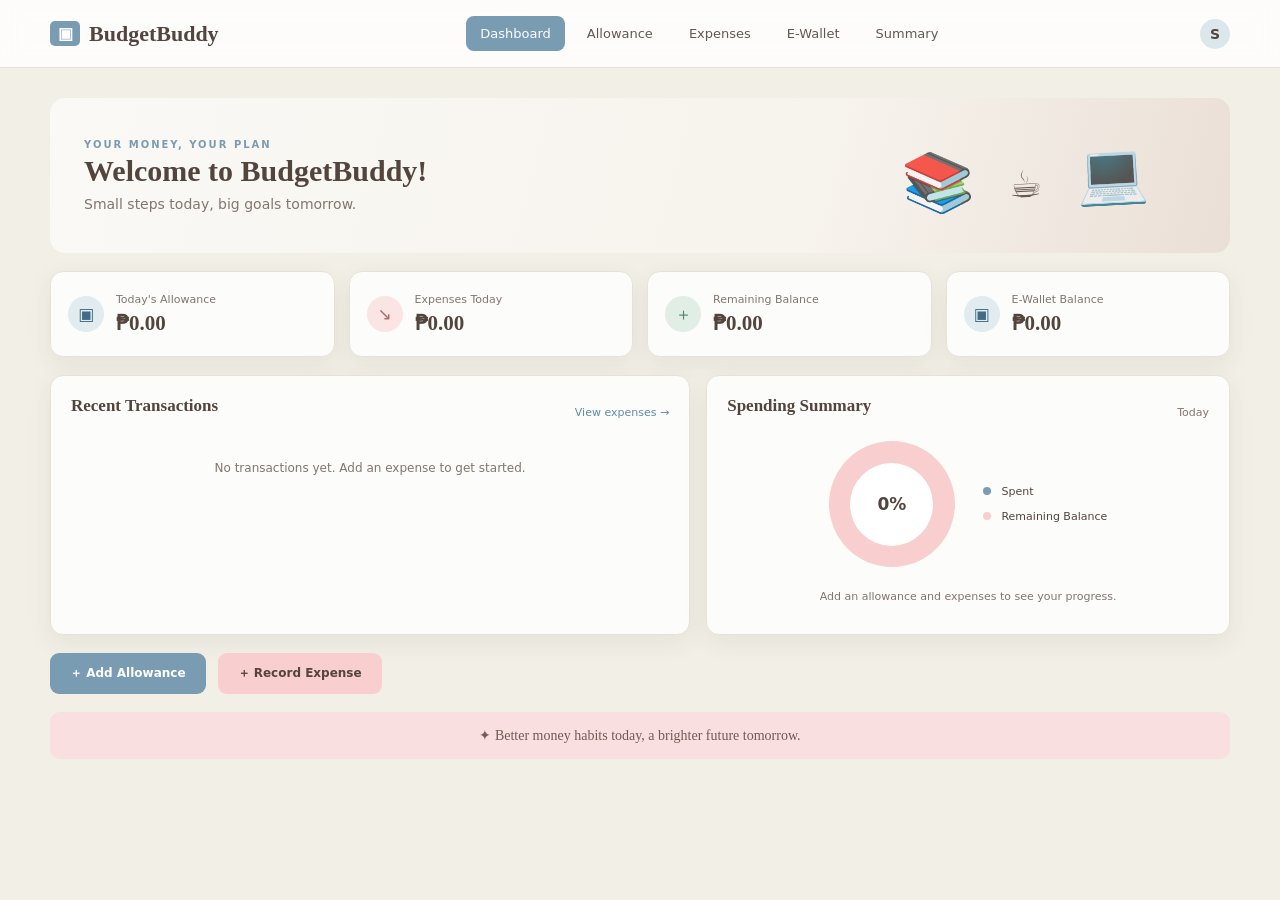
<file: index.html>
<!DOCTYPE html>
<html lang="en">

<head>
  <meta charset="UTF-8">
  <meta name="viewport" content="width=device-width, initial-scale=1.0">
  <title>BudgetBuddy | Dashboard</title>
  <link rel="stylesheet" href="css/style.css">
  <script src="js/script.js" defer></script>
</head>

<body data-page="dashboard">
  <header class="site-header">
    <a class="brand" href="index.html"><span class="brand-mark">▣</span> BudgetBuddy</a>
    <button class="menu-toggle" id="menuToggle" aria-label="Toggle navigation" aria-expanded="false">☰</button>
    <nav class="main-nav" id="mainNav" aria-label="Main navigation">
      <a href="index.html" class="active">Dashboard</a><a href="allowance.html">Allowance</a>
      <a href="expenses.html">Expenses</a><a href="wallet.html">E-Wallet</a><a href="summary.html">Summary</a>
    </nav>
    <span class="avatar" aria-label="Student profile">S</span>
  </header>
  <main class="container">
    <section class="welcome-banner">
      <div>
        <p class="eyebrow">YOUR MONEY, YOUR PLAN</p>
        <h1>Welcome to BudgetBuddy!</h1>
        <p class="muted">Small steps today, big goals tomorrow.</p>
      </div>
      <div class="welcome-art" aria-hidden="true">📚 <span>☕</span> 💻</div>
    </section>
    <section class="stats-grid">
      <article class="stat-card"><span class="stat-icon blue">▣</span>
        <div>
          <p>Today's Allowance</p><strong id="todayAllowance">₱0.00</strong>
        </div>
      </article>
      <article class="stat-card"><span class="stat-icon pink">↘</span>
        <div>
          <p>Expenses Today</p><strong id="todayExpenses">₱0.00</strong>
        </div>
      </article>
      <article class="stat-card"><span class="stat-icon green">＋</span>
        <div>
          <p>Remaining Balance</p><strong id="todayRemaining">₱0.00</strong>
        </div>
      </article>
      <article class="stat-card"><span class="stat-icon blue">▣</span>
        <div>
          <p>E-Wallet Balance</p><strong id="walletBalance">₱0.00</strong>
        </div>
      </article>
    </section>
    <section class="dashboard-grid">
      <article class="panel">
        <div class="panel-heading">
          <h2>Recent Transactions</h2><a href="expenses.html" class="text-link">View expenses →</a>
        </div>
        <div id="recentTransactions" class="transaction-list"></div>
      </article>
      <article class="panel">
        <div class="panel-heading">
          <h2>Spending Summary</h2><span class="small-muted">Today</span>
        </div>
        <div class="spending-center">
          <div class="donut" id="todayDonut"><span id="todayPercent">0%</span></div>
          <div class="legend"><span><i class="dot blue-dot"></i> Spent</span><span><i class="dot blush-dot"></i>
              Remaining Balance</span></div>
        </div>
        <p class="small-muted center" id="spendingCaption">Add an allowance and expenses to see your progress.</p>
      </article>
    </section>
    <section class="quick-actions"><a class="button primary" href="allowance.html">＋ Add Allowance</a>
      <a class="button blush-button" href="expenses.html">＋ Record Expense</a>
    </section>
    <p class="motivation">✦ Better money habits today, a brighter future tomorrow.</p>
  </main>
</body>

</html>
</file>
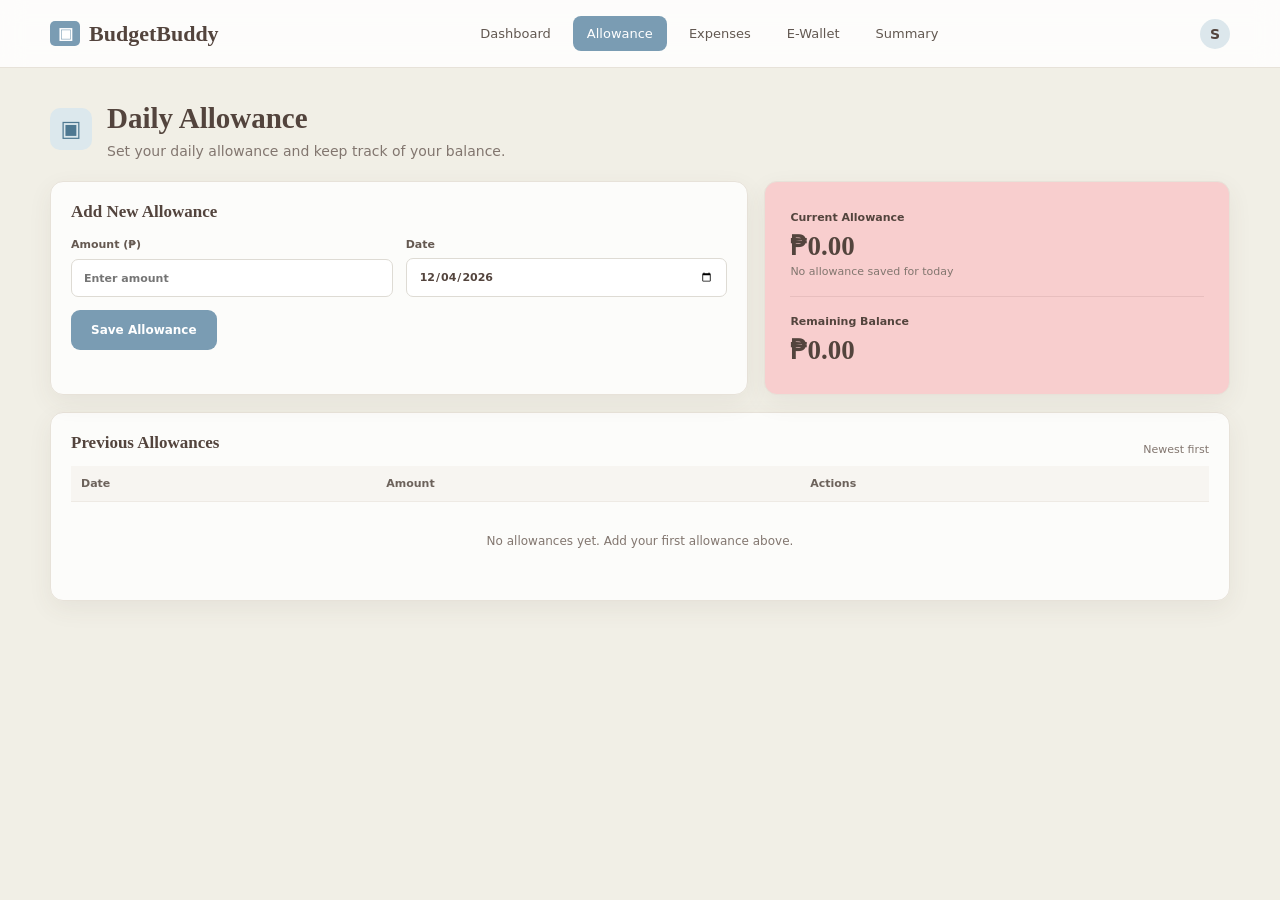
<file: allowance.html>
<!DOCTYPE html>
<html lang="en">

<head>
  <meta charset="UTF-8">
  <meta name="viewport" content="width=device-width, initial-scale=1.0">
  <title>BudgetBuddy | Allowance</title>
  <link rel="stylesheet" href="css/style.css">
  <script src="js/script.js" defer></script>
</head>

<body data-page="allowance">
  <header class="site-header"><a class="brand" href="index.html"><span class="brand-mark">▣</span>
      BudgetBuddy</a><button class="menu-toggle" id="menuToggle" aria-label="Toggle navigation"
      aria-expanded="false">☰</button>
    <nav class="main-nav" id="mainNav" aria-label="Main navigation"><a href="index.html">Dashboard</a><a class="active"
        href="allowance.html">Allowance</a><a href="expenses.html">Expenses</a><a href="wallet.html">E-Wallet</a><a
        href="summary.html">Summary</a></nav><span class="avatar">S</span>
  </header>
  <main class="container">
    <section class="page-title"><span class="title-icon">▣</span>
      <div>
        <h1>Daily Allowance</h1>
        <p class="muted">Set your daily allowance and keep track of your balance.</p>
      </div>
    </section>
    <div class="two-column">
      <section class="panel">
        <h2 id="allowanceFormTitle">Add New Allowance</h2>
        <form id="allowanceForm" class="form-grid"><label>Amount (₱)<input id="allowanceAmount" type="number" min="0.01"
              step="0.01" placeholder="Enter amount" required></label><label>Date<input id="allowanceDate" type="date"
              required></label>
          <div class="form-actions"><button class="button primary" type="submit" id="allowanceSubmit">Save
              Allowance</button><button class="button subtle hidden" type="button" id="allowanceCancel">Cancel
              edit</button></div>
        </form>
        <p class="form-message" id="allowanceMessage" aria-live="polite"></p>
      </section>
      <section class="balance-card">
        <div>
          <p>Current Allowance</p><strong id="currentAllowance">₱0.00</strong><span id="currentAllowanceDate"
            class="small-muted">No allowance saved</span>
        </div>
        <div class="balance-divider"></div>
        <div>
          <p>Remaining Balance</p><strong id="allowanceRemaining">₱0.00</strong>
        </div>
      </section>
    </div>
    <section class="panel section-gap">
      <div class="panel-heading">
        <h2>Previous Allowances</h2><span class="small-muted">Newest first</span>
      </div>
      <div class="table-wrap">
        <table>
          <thead>
            <tr>
              <th>Date</th>
              <th>Amount</th>
              <th>Actions</th>
            </tr>
          </thead>
          <tbody id="allowanceRows"></tbody>
        </table>
      </div>
      <p class="empty-state hidden" id="allowanceEmpty">No allowances yet. Add your first allowance above.</p>
    </section>
  </main>
</body>

</html>
</file>
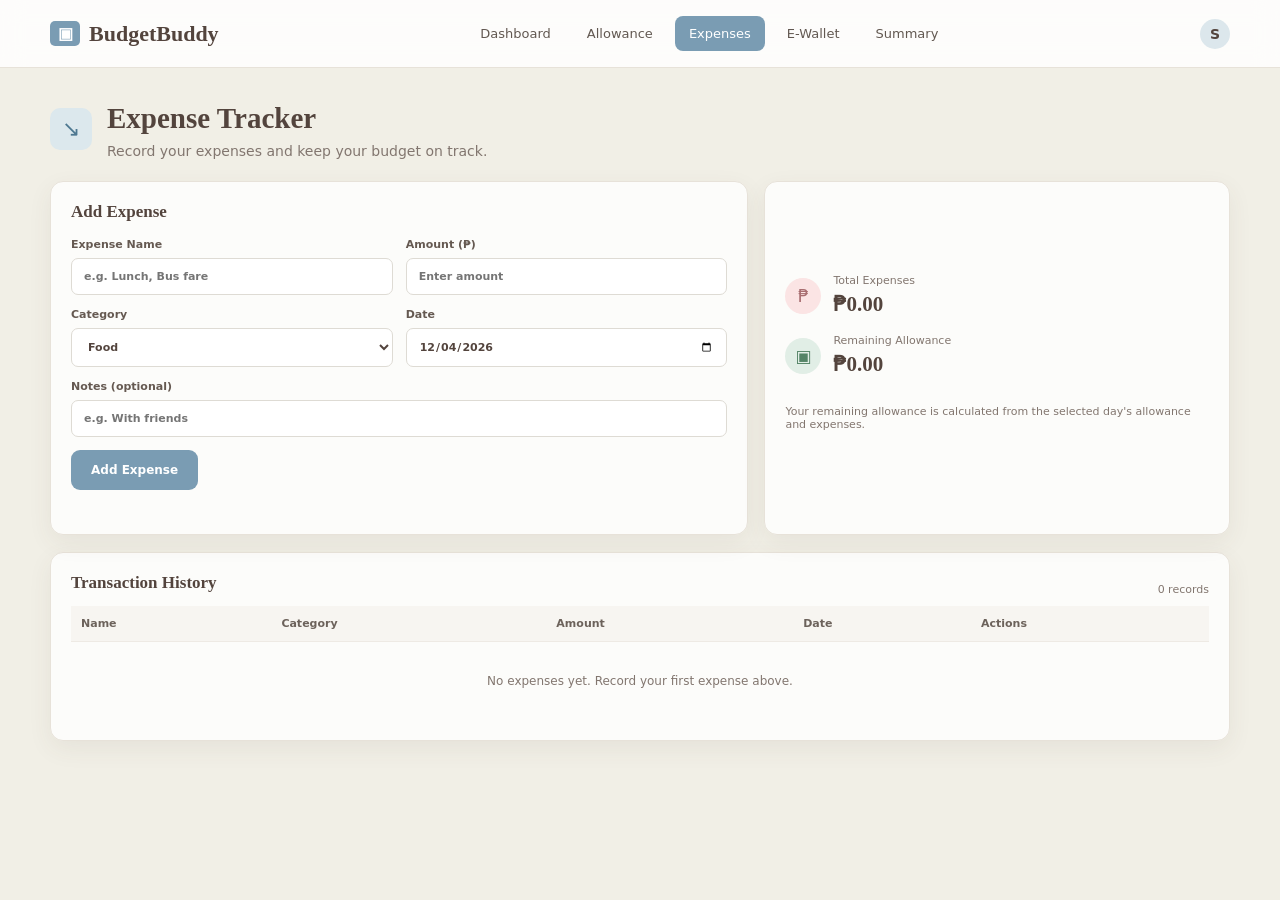
<file: expenses.html>
<!DOCTYPE html>
<html lang="en">

<head>
  <meta charset="UTF-8">
  <meta name="viewport" content="width=device-width, initial-scale=1.0">
  <title>BudgetBuddy | Expenses</title>
  <link rel="stylesheet" href="css/style.css">
  <script src="js/script.js" defer></script>
</head>

<body data-page="expenses">
  <header class="site-header"><a class="brand" href="index.html"><span class="brand-mark">▣</span>
      BudgetBuddy</a><button class="menu-toggle" id="menuToggle" aria-label="Toggle navigation"
      aria-expanded="false">☰</button>
    <nav class="main-nav" id="mainNav" aria-label="Main navigation"><a href="index.html">Dashboard</a><a
        href="allowance.html">Allowance</a><a class="active" href="expenses.html">Expenses</a><a
        href="wallet.html">E-Wallet</a><a href="summary.html">Summary</a></nav><span class="avatar">S</span>
  </header>
  <main class="container">
    <section class="page-title"><span class="title-icon">↘</span>
      <div>
        <h1>Expense Tracker</h1>
        <p class="muted">Record your expenses and keep your budget on track.</p>
      </div>
    </section>
    <div class="two-column expense-top">
      <section class="panel">
        <h2 id="expenseFormTitle">Add Expense</h2>
        <form id="expenseForm" class="form-grid"><label>Expense Name<input id="expenseName" type="text" maxlength="60"
              placeholder="e.g. Lunch, Bus fare" required></label><label>Amount (₱)<input id="expenseAmount"
              type="number" min="0.01" step="0.01" placeholder="Enter amount" required></label><label>Category<select
              id="expenseCategory" required>
              <option value="Food">Food</option>
              <option value="Transportation">Transportation</option>
              <option value="School Supplies">School Supplies</option>
              <option value="Personal Wants">Personal Wants</option>
              <option value="Bills">Bills</option>
              <option value="Others">Others</option>
            </select></label><label>Date<input id="expenseDate" type="date" required></label><label
            class="full-width">Notes (optional)<input id="expenseNotes" type="text" maxlength="140"
              placeholder="e.g. With friends"></label>
          <div class="form-actions"><button class="button primary" id="expenseSubmit" type="submit">Add
              Expense</button><button class="button subtle hidden" id="expenseCancel" type="button">Cancel edit</button>
          </div>
        </form>
        <p class="form-message" id="expenseMessage" aria-live="polite"></p>
      </section>
      <section class="panel expense-totals">
        <article class="mini-total"><span class="stat-icon pink">₱</span>
          <div>
            <p>Total Expenses</p><strong id="expenseTotal">₱0.00</strong>
          </div>
        </article>
        <article class="mini-total"><span class="stat-icon green">▣</span>
          <div>
            <p>Remaining Allowance</p><strong id="expenseRemaining">₱0.00</strong>
          </div>
        </article>
        <p class="small-muted">Your remaining allowance is calculated from the selected day's allowance and expenses.
        </p>
      </section>
    </div>
    <section class="panel section-gap">
      <div class="panel-heading">
        <h2>Transaction History</h2><span class="small-muted" id="expenseCount">0 records</span>
      </div>
      <div class="table-wrap">
        <table>
          <thead>
            <tr>
              <th>Name</th>
              <th>Category</th>
              <th>Amount</th>
              <th>Date</th>
              <th>Actions</th>
            </tr>
          </thead>
          <tbody id="expenseRows"></tbody>
        </table>
      </div>
      <p class="empty-state hidden" id="expenseEmpty">No expenses yet. Record your first expense above.</p>
    </section>
  </main>
</body>

</html>
</file>
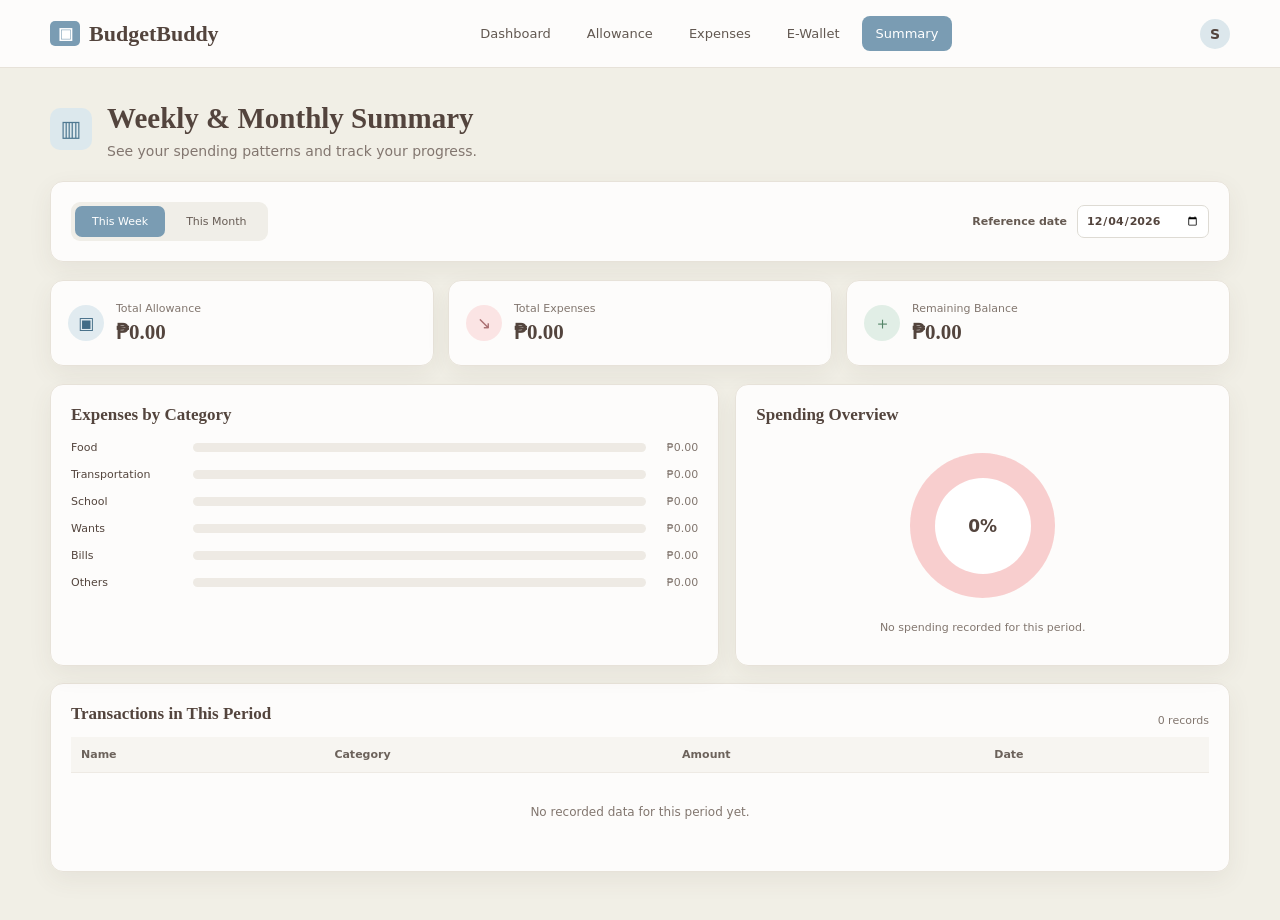
<file: summary.html>
<!DOCTYPE html>
<html lang="en">

<head>
  <meta charset="UTF-8">
  <meta name="viewport" content="width=device-width, initial-scale=1.0">
  <title>BudgetBuddy | Summary</title>
  <link rel="stylesheet" href="css/style.css">
  <script src="js/script.js" defer></script>
</head>

<body data-page="summary">
  <header class="site-header"><a class="brand" href="index.html"><span class="brand-mark">▣</span>
      BudgetBuddy</a><button class="menu-toggle" id="menuToggle" aria-label="Toggle navigation"
      aria-expanded="false">☰</button>
    <nav class="main-nav" id="mainNav" aria-label="Main navigation"><a href="index.html">Dashboard</a><a
        href="allowance.html">Allowance</a><a href="expenses.html">Expenses</a><a href="wallet.html">E-Wallet</a><a
        class="active" href="summary.html">Summary</a></nav><span class="avatar">S</span>
  </header>
  <main class="container">
    <section class="page-title"><span class="title-icon">▥</span>
      <div>
        <h1>Weekly &amp; Monthly Summary</h1>
        <p class="muted">See your spending patterns and track your progress.</p>
      </div>
    </section>
    <section class="panel summary-filter">
      <div class="segmented"><button type="button" class="selected" id="weekButton">This Week</button><button
          type="button" id="monthButton">This Month</button></div><label class="date-label">Reference date<input
          type="date" id="summaryDate"></label>
    </section>
    <section class="stats-grid summary-stats">
      <article class="stat-card"><span class="stat-icon blue">▣</span>
        <div>
          <p>Total Allowance</p><strong id="summaryAllowance">₱0.00</strong>
        </div>
      </article>
      <article class="stat-card"><span class="stat-icon pink">↘</span>
        <div>
          <p>Total Expenses</p><strong id="summaryExpenses">₱0.00</strong>
        </div>
      </article>
      <article class="stat-card"><span class="stat-icon green">＋</span>
        <div>
          <p>Remaining Balance</p><strong id="summaryRemaining">₱0.00</strong>
        </div>
      </article>
    </section>
    <div class="summary-grid">
      <section class="panel">
        <h2>Expenses by Category</h2>
        <div id="categoryBars" class="category-bars"></div>
      </section>
      <section class="panel">
        <h2>Spending Overview</h2>
        <div class="spending-center">
          <div class="donut summary-donut" id="summaryDonut"><span id="summaryPercent">0%</span></div>
        </div>
        <p class="small-muted center" id="summaryCaption">No spending recorded for this period.</p>
      </section>
    </div>
    <section class="panel section-gap">
      <div class="panel-heading">
        <h2>Transactions in This Period</h2><span class="small-muted" id="summaryCount">0 records</span>
      </div>
      <div class="table-wrap">
        <table>
          <thead>
            <tr>
              <th>Name</th>
              <th>Category</th>
              <th>Amount</th>
              <th>Date</th>
            </tr>
          </thead>
          <tbody id="summaryRows"></tbody>
        </table>
      </div>
      <p class="empty-state hidden" id="summaryEmpty">No recorded data for this period yet.</p>
    </section>
  </main>
</body>

</html>
</file>
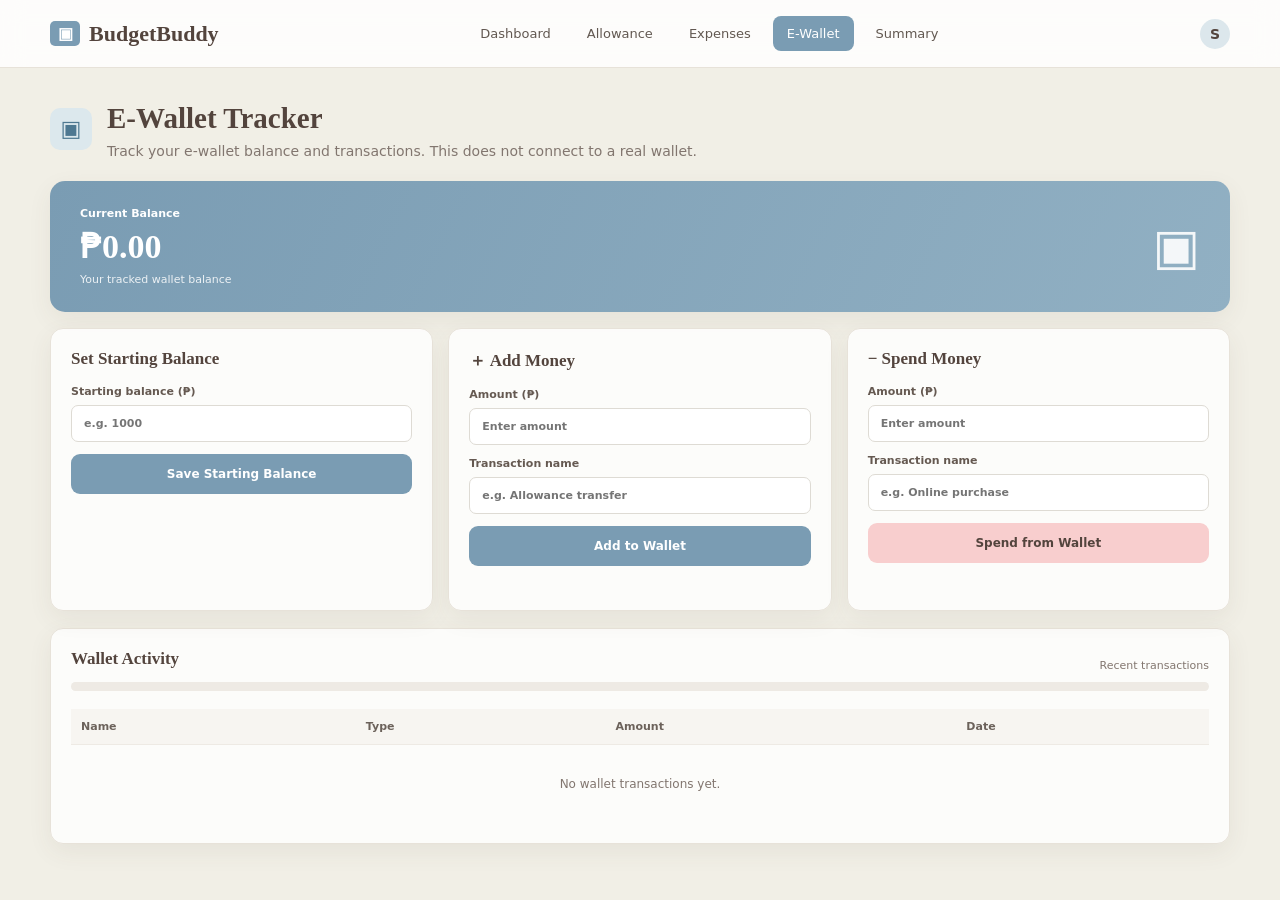
<file: wallet.html>
<!DOCTYPE html>
<html lang="en">

<head>
  <meta charset="UTF-8">
  <meta name="viewport" content="width=device-width, initial-scale=1.0">
  <title>BudgetBuddy | E-Wallet</title>
  <link rel="stylesheet" href="css/style.css">
  <script src="js/script.js" defer></script>
</head>

<body data-page="wallet">
  <header class="site-header"><a class="brand" href="index.html"><span class="brand-mark">▣</span>
      BudgetBuddy</a><button class="menu-toggle" id="menuToggle" aria-label="Toggle navigation"
      aria-expanded="false">☰</button>
    <nav class="main-nav" id="mainNav" aria-label="Main navigation"><a href="index.html">Dashboard</a><a
        href="allowance.html">Allowance</a><a href="expenses.html">Expenses</a><a class="active"
        href="wallet.html">E-Wallet</a><a href="summary.html">Summary</a></nav><span class="avatar">S</span>
  </header>
  <main class="container">
    <section class="page-title"><span class="title-icon">▣</span>
      <div>
        <h1>E-Wallet Tracker</h1>
        <p class="muted">Track your e-wallet balance and transactions. This does not connect to a real wallet.</p>
      </div>
    </section>
    <section class="wallet-hero">
      <div>
        <p>Current Balance</p><strong id="walletCurrent">₱0.00</strong><span class="wallet-note">Your tracked wallet
          balance</span>
      </div>
      <div class="wallet-symbol" aria-hidden="true">▣</div>
    </section>
    <div class="wallet-forms">
      <section class="panel">
        <h2>Set Starting Balance</h2>
        <form id="walletStartForm"><label>Starting balance (₱)<input id="walletStarting" type="number" min="0"
              step="0.01" placeholder="e.g. 1000" required></label><button class="button primary" type="submit">Save
            Starting Balance</button></form>
        <p class="form-message" id="walletStartMessage" aria-live="polite"></p>
      </section>
      <section class="panel">
        <h2>＋ Add Money</h2>
        <form id="walletAddForm" class="wallet-form"><label>Amount (₱)<input id="walletAddAmount" type="number"
              min="0.01" step="0.01" placeholder="Enter amount" required></label><label>Transaction name<input
              id="walletAddName" maxlength="60" placeholder="e.g. Allowance transfer" required></label><button
            class="button primary" type="submit">Add to Wallet</button></form>
        <p class="form-message" id="walletAddMessage" aria-live="polite"></p>
      </section>
      <section class="panel">
        <h2>− Spend Money</h2>
        <form id="walletSpendForm" class="wallet-form"><label>Amount (₱)<input id="walletSpendAmount" type="number"
              min="0.01" step="0.01" placeholder="Enter amount" required></label><label>Transaction name<input
              id="walletSpendName" maxlength="60" placeholder="e.g. Online purchase" required></label><button
            class="button blush-button" type="submit">Spend from Wallet</button></form>
        <p class="form-message" id="walletSpendMessage" aria-live="polite"></p>
      </section>
    </div>
    <section class="panel section-gap">
      <div class="panel-heading">
        <h2>Wallet Activity</h2><span class="small-muted">Recent transactions</span>
      </div>
      <div class="activity-track"><span id="walletActivityFill"></span></div>
      <div class="table-wrap">
        <table>
          <thead>
            <tr>
              <th>Name</th>
              <th>Type</th>
              <th>Amount</th>
              <th>Date</th>
            </tr>
          </thead>
          <tbody id="walletRows"></tbody>
        </table>
      </div>
      <p class="empty-state hidden" id="walletEmpty">No wallet transactions yet.</p>
    </section>
  </main>
</body>

</html>
</file>
<file: css/style.css>
/* BudgetBuddy shared styles */
:root {
    --chambray: #7A9CB3;
    --blush: #F8CECE;
    --love: #53443D;
    --muslin: #F1EFE6;
    --white: #fff;
    --muted: #82766f;
    --line: #e7e2d9;
    --green: #6c9c80;
    --shadow: 0 8px 24px rgba(83, 68, 61, .07)
}

* {
    box-sizing: border-box
}

html {
    scroll-behavior: smooth
}

body {
    margin: 0;
    background: var(--muslin);
    color: var(--love);
    font-family: Inter, ui-sans-serif, system-ui, -apple-system, BlinkMacSystemFont, "Segoe UI", sans-serif;
    font-size: 14px;
    animation: pageIn .45s ease both
}

a {
    color: inherit;
    text-decoration: none
}

button,
input,
select {
    font: inherit
}

button {
    cursor: pointer
}

.site-header {
    height: 68px;
    background: rgba(255, 255, 255, .82);
    border-bottom: 1px solid var(--line);
    display: flex;
    align-items: center;
    gap: 28px;
    padding: 0 max(24px, calc((100% - 1180px)/2));
    position: sticky;
    top: 0;
    z-index: 5;
    backdrop-filter: blur(12px)
}

.brand {
    font-family: Georgia, serif;
    font-size: 22px;
    font-weight: 700;
    white-space: nowrap;
    display: flex;
    align-items: center;
    gap: 9px
}

.brand-mark {
    display: inline-grid;
    place-items: center;
    background: var(--chambray);
    color: white;
    width: 30px;
    height: 25px;
    border-radius: 5px;
    font-size: 16px
}

.main-nav {
    display: flex;
    align-items: center;
    gap: 8px;
    margin: auto
}

.main-nav a {
    padding: 10px 14px;
    border-radius: 8px;
    font-size: 13px;
    color: #625851;
    transition: background .2s, color .2s, transform .2s
}

.main-nav a:hover {
    background: #e7edf0;
    color: var(--love);
    transform: translateY(-1px)
}

.main-nav a.active {
    background: var(--chambray);
    color: #fff
}

.avatar {
    width: 30px;
    height: 30px;
    display: grid;
    place-items: center;
    border-radius: 50%;
    background: #dce7ec;
    color: var(--love);
    font-weight: 700
}

.menu-toggle {
    display: none;
    border: 0;
    background: transparent;
    font-size: 22px;
    color: var(--love)
}

.container {
    width: min(1180px, calc(100% - 48px));
    margin: 30px auto 48px
}

.welcome-banner {
    min-height: 155px;
    border-radius: 15px;
    background: linear-gradient(105deg, #faf9f5 0%, #f7f3ed 65%, #eadfd6 100%);
    display: flex;
    align-items: center;
    justify-content: space-between;
    padding: 25px 34px;
    overflow: hidden;
    position: relative
}

.welcome-banner h1,
.page-title h1 {
    font-family: Georgia, serif;
    font-size: 30px;
    line-height: 1.15;
    margin: 4px 0 8px;
    font-weight: 600
}

.eyebrow {
    font-size: 10px;
    letter-spacing: 2px;
    color: var(--chambray);
    font-weight: 800;
    margin: 0
}

.muted {
    color: var(--muted);
    margin: 0
}

.welcome-art {
    font-size: 58px;
    letter-spacing: 8px;
    opacity: .88;
    transform: rotate(-3deg);
    padding-right: 40px
}

.welcome-art span {
    font-size: 37px
}

.stats-grid {
    display: grid;
    grid-template-columns: repeat(4, minmax(0, 1fr));
    gap: 14px;
    margin: 18px 0
}

.stat-card,
.panel,
.balance-card {
    background: rgba(255, 255, 255, .82);
    border: 1px solid var(--line);
    border-radius: 13px;
    box-shadow: var(--shadow)
}

.stat-card {
    display: flex;
    align-items: center;
    gap: 12px;
    padding: 17px;
    min-height: 86px;
    transition: transform .22s, box-shadow .22s
}

.stat-card:hover {
    transform: translateY(-3px);
    box-shadow: 0 12px 26px rgba(83, 68, 61, .11)
}

.stat-card p,
.mini-total p {
    font-size: 11px;
    color: var(--muted);
    margin: 0 0 5px
}

.stat-card strong,
.mini-total strong {
    font-family: Georgia, serif;
    font-size: 21px
}

.stat-icon {
    width: 36px;
    height: 36px;
    border-radius: 50%;
    display: grid;
    place-items: center;
    font-size: 17px;
    flex-shrink: 0
}

.blue {
    background: #e1ebf0;
    color: #426c86
}

.pink {
    background: #fbe4e4;
    color: #a86d70
}

.green {
    background: #e1eee6;
    color: #548467
}

.dashboard-grid {
    display: grid;
    grid-template-columns: 1.1fr .9fr;
    gap: 16px
}

.panel {
    padding: 20px
}

.panel h2 {
    font-family: Georgia, serif;
    font-size: 17px;
    font-weight: 600;
    margin: 0 0 16px
}

.panel-heading {
    display: flex;
    justify-content: space-between;
    align-items: center;
    gap: 10px
}

.panel-heading h2 {
    margin-bottom: 13px
}

.text-link {
    font-size: 11px;
    color: #5f8ba7
}

.text-link:hover {
    text-decoration: underline
}

.small-muted {
    font-size: 11px;
    color: var(--muted)
}

.transaction-list {
    display: grid
}

.transaction-item {
    display: flex;
    align-items: center;
    gap: 11px;
    padding: 11px 0;
    border-bottom: 1px solid #efede8
}

.transaction-item:last-child {
    border-bottom: 0
}

.transaction-icon {
    width: 31px;
    height: 31px;
    border-radius: 9px;
    background: #f8e8df;
    display: grid;
    place-items: center
}

.transaction-main {
    flex: 1;
    min-width: 0
}

.transaction-main strong {
    font-size: 12px;
    display: block;
    white-space: nowrap;
    overflow: hidden;
    text-overflow: ellipsis
}

.transaction-main small {
    font-size: 10px;
    color: var(--muted)
}

.transaction-amount {
    font-weight: 700;
    font-size: 12px
}

.spending-center {
    display: flex;
    align-items: center;
    justify-content: center;
    gap: 28px;
    padding: 12px 0
}

.donut {
    width: 126px;
    height: 126px;
    border-radius: 50%;
    background: conic-gradient(var(--chambray) 0deg, var(--chambray) 0deg, #f8cece 0deg 360deg);
    display: grid;
    place-items: center;
    position: relative
}

.donut:before {
    content: "";
    position: absolute;
    width: 83px;
    height: 83px;
    border-radius: 50%;
    background: white
}

.donut span {
    position: relative;
    font-weight: 700;
    font-size: 17px
}

.legend {
    display: grid;
    gap: 12px;
    font-size: 11px
}

.dot {
    width: 8px;
    height: 8px;
    border-radius: 50%;
    display: inline-block;
    margin-right: 7px
}

.blue-dot {
    background: var(--chambray)
}

.blush-dot {
    background: var(--blush)
}

.center {
    text-align: center
}

.quick-actions {
    display: flex;
    gap: 12px;
    margin: 18px 0
}

.button {
    display: inline-flex;
    align-items: center;
    justify-content: center;
    gap: 7px;
    border: 0;
    border-radius: 9px;
    padding: 12px 20px;
    font-weight: 650;
    font-size: 12px;
    transition: transform .2s, box-shadow .2s, filter .2s;
    min-height: 40px
}

.button:hover {
    transform: translateY(-2px);
    box-shadow: 0 7px 14px #53443d1b;
    filter: saturate(1.08)
}

.primary {
    background: var(--chambray);
    color: white
}

.blush-button {
    background: var(--blush);
    color: var(--love)
}

.subtle {
    background: #eeeae4;
    color: var(--love)
}

.motivation {
    text-align: center;
    background: #f9dfdf;
    border-radius: 10px;
    padding: 15px;
    color: #705b56;
    font-family: Georgia, serif;
    margin: 18px 0 0
}

.page-title {
    display: flex;
    align-items: center;
    gap: 15px;
    margin: 6px 0 22px
}

.page-title h1 {
    font-size: 29px
}

.title-icon {
    width: 42px;
    height: 42px;
    border-radius: 10px;
    background: #dce8ed;
    color: #4e7891;
    display: grid;
    place-items: center;
    font-size: 22px
}

.two-column {
    display: grid;
    grid-template-columns: 1.2fr .8fr;
    gap: 16px
}

.form-grid {
    display: grid;
    grid-template-columns: 1fr 1fr;
    gap: 13px
}

.form-grid label,
.wallet-forms label,
.date-label {
    display: grid;
    gap: 7px;
    font-size: 11px;
    font-weight: 650;
    color: #655951
}

.form-grid input,
.form-grid select,
.wallet-forms input,
.date-label input {
    width: 100%;
    border: 1px solid #dedbd4;
    background: #fff;
    border-radius: 7px;
    padding: 11px 12px;
    outline: none;
    color: var(--love);
    min-width: 0
}

.form-grid input:focus,
.form-grid select:focus,
.wallet-forms input:focus,
.date-label input:focus {
    border-color: var(--chambray);
    box-shadow: 0 0 0 3px #7a9cb326
}

.full-width {
    grid-column: 1/-1
}

.form-actions {
    grid-column: 1/-1;
    display: flex;
    gap: 8px
}

.balance-card {
    background: var(--blush);
    padding: 23px 25px;
    display: flex;
    flex-direction: column;
    justify-content: center;
    gap: 18px
}

.balance-card p,
.wallet-hero p {
    margin: 0 0 6px;
    font-size: 11px;
    font-weight: 650
}

.balance-card strong {
    font-family: Georgia, serif;
    font-size: 27px;
    display: block
}

.balance-divider {
    height: 1px;
    background: #e8bebe
}

.section-gap {
    margin-top: 17px
}

.table-wrap {
    overflow-x: auto
}

table {
    width: 100%;
    border-collapse: collapse;
    min-width: 500px;
    text-align: left
}

th {
    font-size: 10px;
    font-weight: 650;
    color: #6c625b;
    background: #f7f5f1
}

td,
th {
    padding: 11px 10px;
    border-bottom: 1px solid #eeeae4;
    font-size: 11px
}

td {
    color: #5c514b
}

tbody tr:hover {
    background: #fbfaf7
}

.table-actions {
    display: flex;
    gap: 6px
}

.small-button {
    background: #fff;
    border: 1px solid #b7cedb;
    color: #507f9b;
    border-radius: 6px;
    padding: 5px 9px;
    font-size: 10px
}

.small-button.delete {
    border-color: #efbcbc;
    color: #b46f70
}

.empty-state {
    color: var(--muted);
    font-size: 12px;
    text-align: center;
    padding: 20px
}

.hidden {
    display: none !important
}

.form-message {
    font-size: 11px;
    min-height: 14px;
    margin: 10px 0 0;
    color: #4e8768
}

.form-message.error {
    color: #b24d52
}

.expense-totals {
    display: flex;
    flex-direction: column;
    justify-content: center;
    gap: 17px
}

.mini-total {
    display: flex;
    align-items: center;
    gap: 12px
}

.wallet-hero {
    background: linear-gradient(115deg, var(--chambray), #91b0c3);
    color: #fff;
    border-radius: 15px;
    padding: 26px 30px;
    display: flex;
    justify-content: space-between;
    align-items: center;
    box-shadow: var(--shadow)
}

.wallet-hero strong {
    font-family: Georgia, serif;
    font-size: 34px;
    display: block;
    margin: 4px 0
}

.wallet-note {
    font-size: 11px;
    opacity: .85
}

.wallet-symbol {
    font-size: 50px;
    opacity: .9
}

.wallet-forms {
    display: grid;
    grid-template-columns: repeat(3, minmax(0, 1fr));
    gap: 15px;
    margin-top: 16px
}

.wallet-forms form {
    display: grid;
    gap: 12px
}

.wallet-forms .button {
    width: 100%
}

.activity-track {
    height: 9px;
    border-radius: 10px;
    background: #eeeae4;
    overflow: hidden;
    margin: 0 0 18px
}

.activity-track span {
    display: block;
    height: 100%;
    width: 0;
    background: var(--chambray);
    border-radius: 10px;
    transition: width .5s
}

.summary-filter {
    display: flex;
    align-items: center;
    justify-content: space-between;
    gap: 16px;
    margin-bottom: 16px
}

.segmented {
    display: flex;
    gap: 4px;
    padding: 4px;
    background: #f0eee8;
    border-radius: 9px
}

.segmented button {
    border: 0;
    background: transparent;
    border-radius: 7px;
    padding: 9px 17px;
    font-size: 11px;
    color: #675c55
}

.segmented button.selected {
    background: var(--chambray);
    color: white
}

.date-label {
    display: flex;
    align-items: center;
    gap: 10px
}

.date-label input {
    width: auto;
    padding: 8px
}

.summary-stats {
    grid-template-columns: repeat(3, minmax(0, 1fr))
}

.summary-grid {
    display: grid;
    grid-template-columns: 1.15fr .85fr;
    gap: 16px
}

.category-bars {
    display: grid;
    gap: 14px
}

.category-row {
    display: grid;
    grid-template-columns: 112px 1fr 42px;
    align-items: center;
    gap: 10px;
    font-size: 11px
}

.bar-track {
    height: 9px;
    border-radius: 10px;
    background: #eeeae4;
    overflow: hidden
}

.bar-fill {
    height: 100%;
    background: var(--chambray);
    border-radius: 10px;
    animation: barIn .7s ease both
}

.category-row:nth-child(2) .bar-fill {
    background: #d9a4a5
}

.category-row:nth-child(3) .bar-fill {
    background: #8aa997
}

.category-row:nth-child(4) .bar-fill {
    background: #b7a5c8
}

.category-row:nth-child(5) .bar-fill {
    background: #d6b17a
}

.category-amount {
    text-align: right;
    color: var(--muted)
}

.summary-donut {
    width: 145px;
    height: 145px
}

.summary-donut:before {
    width: 96px;
    height: 96px
}

.date-label input {
    font-size: 11px
}

@keyframes pageIn {
    from {
        opacity: 0;
        transform: translateY(5px)
    }

    to {
        opacity: 1;
        transform: translateY(0)
    }
}

@keyframes barIn {
    from {
        width: 0
    }
}

@media(max-width:850px) {
    .site-header {
        gap: 14px;
        padding: 0 20px
    }

    .main-nav a {
        padding: 9px 8px;
        font-size: 12px
    }

    .container {
        width: calc(100% - 32px)
    }

    .stats-grid {
        grid-template-columns: repeat(2, minmax(0, 1fr))
    }

    .wallet-forms {
        grid-template-columns: 1fr 1fr
    }

    .wallet-forms .panel:last-child {
        grid-column: 1/-1
    }
}

@media(max-width:620px) {
    .site-header {
        height: 60px;
        justify-content: space-between
    }

    .menu-toggle {
        display: block;
        margin-left: auto
    }

    .main-nav {
        display: none;
        position: absolute;
        top: 59px;
        left: 0;
        right: 0;
        background: white;
        padding: 10px 16px 15px;
        box-shadow: var(--shadow);
        flex-direction: column;
        align-items: stretch
    }

    .main-nav.open {
        display: flex
    }

    .main-nav a {
        padding: 11px 13px
    }

    .avatar {
        display: none
    }

    .container {
        width: calc(100% - 28px);
        margin: 20px auto 34px
    }

    .welcome-banner {
        padding: 22px;
        min-height: 135px
    }

    .welcome-banner h1 {
        font-size: 25px
    }

    .welcome-art {
        font-size: 39px;
        padding: 0;
        letter-spacing: 0
    }

    .welcome-art span {
        font-size: 25px
    }

    .stats-grid {
        gap: 9px
    }

    .stat-card {
        padding: 12px;
        gap: 9px;
        min-height: 76px
    }

    .stat-card strong {
        font-size: 17px
    }

    .stat-card p {
        font-size: 10px
    }

    .stat-icon {
        width: 30px;
        height: 30px
    }

    .dashboard-grid,
    .two-column,
    .summary-grid {
        grid-template-columns: 1fr
    }

    .wallet-forms {
        grid-template-columns: 1fr
    }

    .wallet-forms .panel:last-child {
        grid-column: auto
    }

    .panel {
        padding: 16px
    }

    .page-title h1 {
        font-size: 24px
    }

    .page-title {
        gap: 10px
    }

    .form-grid {
        grid-template-columns: 1fr
    }

    .full-width,
    .form-actions {
        grid-column: auto
    }

    .summary-filter {
        align-items: stretch;
        flex-direction: column
    }

    .date-label {
        justify-content: space-between
    }

    .date-label input {
        width: 60%
    }

    .summary-stats {
        grid-template-columns: 1fr
    }

    .quick-actions {
        flex-direction: column
    }

    .quick-actions .button {
        width: 100%
    }

    .spending-center {
        gap: 20px
    }

    .category-row {
        grid-template-columns: 95px 1fr 40px
    }
}

@media(prefers-reduced-motion:reduce) {

    *,
    *::before,
    *::after {
        animation-duration: .01ms !important;
        transition-duration: .01ms !important;
        scroll-behavior: auto !important
    }
}
</file>
